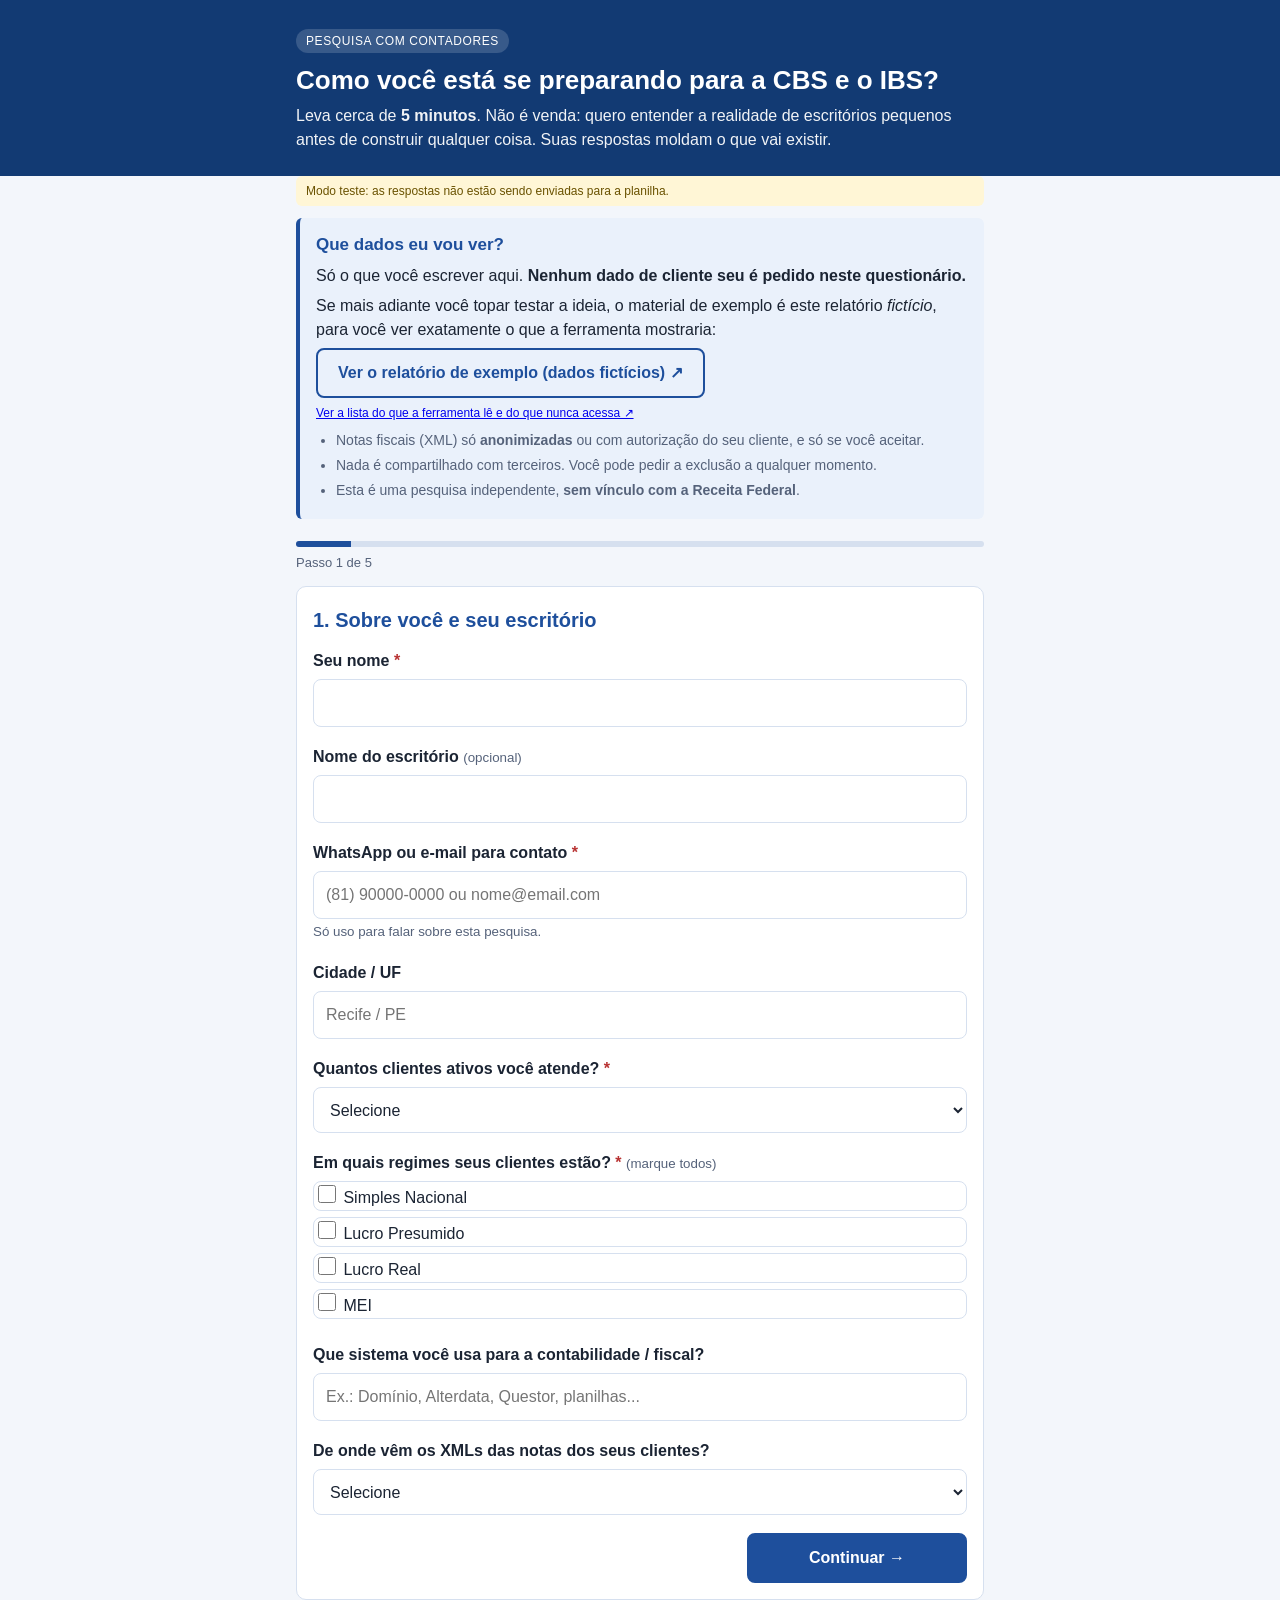
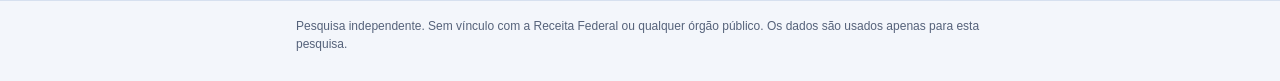
<file: index.html>
<!doctype html>
<html lang="pt-BR">
<head>
<meta charset="utf-8">
<meta name="viewport" content="width=device-width, initial-scale=1">
<meta name="robots" content="noindex">
<title>Conversa rápida sobre a Reforma Tributária</title>
<meta name="description" content="Questionário de 5 minutos para contadores sobre a preparação para a CBS e o IBS.">
<link rel="stylesheet" href="css/style.css">
</head>
<body>

<header class="topo">
  <div class="wrap">
    <span class="selo">Pesquisa com contadores</span>
    <h1>Como você está se preparando para a CBS e o IBS?</h1>
    <p class="lead">Leva cerca de <strong>5 minutos</strong>. Não é venda: quero entender a realidade de escritórios pequenos antes de construir qualquer coisa. Suas respostas moldam o que vai existir.</p>
  </div>
</header>

<main class="wrap">

  <aside class="caixa-dados" id="dados">
    <h2>Que dados eu vou ver?</h2>
    <p>Só o que você escrever aqui. <strong>Nenhum dado de cliente seu é pedido neste questionário.</strong></p>
    <p>Se mais adiante você topar testar a ideia, o material de exemplo é este relatório <em>fictício</em>, para você ver exatamente o que a ferramenta mostraria:</p>
    <p><a class="btn btn-sec" href="exemplo-relatorio.html" target="_blank" rel="noopener">Ver o relatório de exemplo (dados fictícios) ↗</a></p>
    <p class="peq"><a href="exemplo-relatorio.html#dados-acesso" target="_blank" rel="noopener">Ver a lista do que a ferramenta lê e do que nunca acessa ↗</a></p>
    <ul class="lista">
      <li>Notas fiscais (XML) só <strong>anonimizadas</strong> ou com autorização do seu cliente, e só se você aceitar.</li>
      <li>Nada é compartilhado com terceiros. Você pode pedir a exclusão a qualquer momento.</li>
      <li>Esta é uma pesquisa independente, <strong>sem vínculo com a Receita Federal</strong>.</li>
    </ul>
  </aside>

  <div class="progresso" aria-hidden="true"><div id="barra"></div></div>
  <p class="passo-info" id="passoInfo" aria-live="polite"></p>

  <form id="form" novalidate autocomplete="on">

    <!-- Honeypot anti-robô: pessoas não veem nem preenchem -->
    <div class="hp" aria-hidden="true">
      <label>Deixe em branco <input type="text" name="site" tabindex="-1" autocomplete="off"></label>
    </div>

    <!-- PASSO 1 -->
    <section class="passo" data-passo="1">
      <h2>1. Sobre você e seu escritório</h2>

      <div class="campo">
        <label for="nome">Seu nome <span class="obr">*</span></label>
        <input id="nome" name="nome" type="text" required autocomplete="name">
      </div>
      <div class="campo">
        <label for="escritorio">Nome do escritório <small>(opcional)</small></label>
        <input id="escritorio" name="escritorio" type="text" autocomplete="organization">
      </div>
      <div class="campo">
        <label for="contato">WhatsApp ou e-mail para contato <span class="obr">*</span></label>
        <input id="contato" name="contato" type="text" required autocomplete="off" placeholder="(81) 90000-0000 ou nome@email.com">
        <small>Só uso para falar sobre esta pesquisa.</small>
      </div>
      <div class="campo">
        <label for="cidade_uf">Cidade / UF</label>
        <input id="cidade_uf" name="cidade_uf" type="text" placeholder="Recife / PE">
      </div>
      <div class="campo">
        <label for="qtd_clientes">Quantos clientes ativos você atende? <span class="obr">*</span></label>
        <select id="qtd_clientes" name="qtd_clientes" required>
          <option value="">Selecione</option>
          <option>Até 10</option>
          <option>11 a 40</option>
          <option>41 a 100</option>
          <option>Mais de 100</option>
        </select>
      </div>
      <fieldset class="campo">
        <legend>Em quais regimes seus clientes estão? <span class="obr">*</span> <small>(marque todos)</small></legend>
        <label class="op"><input type="checkbox" name="regimes" value="Simples Nacional"> Simples Nacional</label>
        <label class="op"><input type="checkbox" name="regimes" value="Lucro Presumido"> Lucro Presumido</label>
        <label class="op"><input type="checkbox" name="regimes" value="Lucro Real"> Lucro Real</label>
        <label class="op"><input type="checkbox" name="regimes" value="MEI"> MEI</label>
      </fieldset>
      <div class="campo">
        <label for="sistema">Que sistema você usa para a contabilidade / fiscal?</label>
        <input id="sistema" name="sistema" type="text" placeholder="Ex.: Domínio, Alterdata, Questor, planilhas...">
      </div>
      <div class="campo">
        <label for="origem_xml">De onde vêm os XMLs das notas dos seus clientes?</label>
        <select id="origem_xml" name="origem_xml">
          <option value="">Selecione</option>
          <option>O cliente me envia</option>
          <option>Baixo do portal da SEFAZ / prefeitura</option>
          <option>Provedor de download de notas</option>
          <option>Direto do sistema do cliente (integração)</option>
          <option>Não trabalho com XML hoje</option>
          <option>Outro</option>
        </select>
      </div>
    </section>

    <!-- PASSO 2 -->
    <section class="passo" data-passo="2" hidden>
      <h2>2. Como está a preparação</h2>

      <fieldset class="campo">
        <legend>Qual a urgência da reforma para o seu escritório hoje? <span class="obr">*</span></legend>
        <div class="escala" role="radiogroup">
          <label><input type="radio" name="urgencia" value="1"><span>1</span></label>
          <label><input type="radio" name="urgencia" value="2"><span>2</span></label>
          <label><input type="radio" name="urgencia" value="3"><span>3</span></label>
          <label><input type="radio" name="urgencia" value="4"><span>4</span></label>
          <label><input type="radio" name="urgencia" value="5"><span>5</span></label>
        </div>
        <div class="escala-leg"><span>1 = ainda é cedo</span><span>5 = já tenho cliente cobrando</span></div>
      </fieldset>

      <div class="campo">
        <label for="ja_fez">O que você já fez para se preparar?</label>
        <textarea id="ja_fez" name="ja_fez" rows="3" placeholder="Cursos, testes, reuniões com clientes, nada ainda..."></textarea>
      </div>

      <fieldset class="campo">
        <legend>O que mais te preocupa? <small>(marque até 3)</small></legend>
        <label class="op"><input type="checkbox" name="preocupacoes" value="Cadastro de produtos (NCM, classificação)"> Cadastro de produtos (NCM, classificação)</label>
        <label class="op"><input type="checkbox" name="preocupacoes" value="Emissão das notas no sistema do cliente"> Emissão das notas no sistema do cliente</label>
        <label class="op"><input type="checkbox" name="preocupacoes" value="Créditos de CBS/IBS"> Créditos de CBS/IBS</label>
        <label class="op"><input type="checkbox" name="preocupacoes" value="Impacto no preço e na carga do cliente"> Impacto no preço e na carga do cliente</label>
        <label class="op"><input type="checkbox" name="preocupacoes" value="Mudança constante das regras"> Mudança constante das regras</label>
        <label class="op"><input type="checkbox" name="preocupacoes" value="Tempo da minha equipe"> Tempo da minha equipe</label>
        <label class="op"><input type="checkbox" name="preocupacoes" value="Outro"> Outro</label>
      </fieldset>

      <fieldset class="campo">
        <legend>Algum cliente já perguntou o que muda para ele?</legend>
        <label class="op"><input type="radio" name="clientes_perguntaram" value="Sim, vários"> Sim, vários</label>
        <label class="op"><input type="radio" name="clientes_perguntaram" value="Alguns"> Alguns</label>
        <label class="op"><input type="radio" name="clientes_perguntaram" value="Nenhum ainda"> Nenhum ainda</label>
      </fieldset>

      <fieldset class="campo">
        <legend>Você já usou o simulador/calculadora da Receita Federal?</legend>
        <label class="op"><input type="radio" name="usou_simulador" value="Sim"> Sim</label>
        <label class="op"><input type="radio" name="usou_simulador" value="Não"> Não</label>
      </fieldset>
      <div class="campo">
        <label for="simulador_opiniao">Se sim: o que achou? Resolve para você?</label>
        <textarea id="simulador_opiniao" name="simulador_opiniao" rows="2"></textarea>
      </div>
    </section>

    <!-- PASSO 3 -->
    <section class="passo" data-passo="3" hidden>
      <h2>3. Uma ideia para você avaliar</h2>
      <div class="ideia">
        <p>Imagine uma ferramenta em que você <strong>sobe as notas dos seus clientes</strong> e ela mostra, por cliente: quais cadastros de produto estão com problema, o que precisa ser corrigido e o impacto estimado da reforma. O resultado sai em um <strong>relatório com a marca do seu escritório</strong>, que você pode entregar ao cliente.</p>
        <p><a class="btn btn-sec" href="exemplo-relatorio.html" target="_blank" rel="noopener">Abrir o relatório de exemplo (dados fictícios) ↗</a></p>
        <p class="peq">Os números do exemplo são inventados, só para mostrar o formato.</p>
      </div>

      <fieldset class="campo">
        <legend>Depois de ver o exemplo: o quanto isso seria útil na sua rotina? <span class="obr">*</span></legend>
        <div class="escala" role="radiogroup">
          <label><input type="radio" name="reacao_relatorio" value="1"><span>1</span></label>
          <label><input type="radio" name="reacao_relatorio" value="2"><span>2</span></label>
          <label><input type="radio" name="reacao_relatorio" value="3"><span>3</span></label>
          <label><input type="radio" name="reacao_relatorio" value="4"><span>4</span></label>
          <label><input type="radio" name="reacao_relatorio" value="5"><span>5</span></label>
        </div>
        <div class="escala-leg"><span>1 = indiferente</span><span>5 = quero isso agora</span></div>
      </fieldset>

      <div class="campo">
        <label for="utilidade_relatorio">O que você faria com um relatório assim? O que faltou nele?</label>
        <textarea id="utilidade_relatorio" name="utilidade_relatorio" rows="3"></textarea>
      </div>

      <fieldset class="campo">
        <legend>Você pretende cobrar dos clientes por um trabalho de adaptação à reforma?</legend>
        <label class="op"><input type="radio" name="cobrar_consultoria" value="Sim"> Sim</label>
        <label class="op"><input type="radio" name="cobrar_consultoria" value="Talvez"> Talvez</label>
        <label class="op"><input type="radio" name="cobrar_consultoria" value="Não"> Não, faz parte do serviço atual</label>
      </fieldset>
    </section>

    <!-- PASSO 4 -->
    <section class="passo" data-passo="4" hidden>
      <h2>4. Valor</h2>
      <p class="apoio">Ainda não existe preço definido. Sua resposta sincera é o que vai defini-lo.</p>

      <fieldset class="campo">
        <legend>Por uma ferramenta assim, que faixa mensal faria sentido para o seu escritório? <span class="obr">*</span></legend>
        <label class="op"><input type="radio" name="preco_faz_sentido" value="Até R$ 99"> Até R$ 99</label>
        <label class="op"><input type="radio" name="preco_faz_sentido" value="R$ 100 a R$ 250"> R$ 100 a R$ 250</label>
        <label class="op"><input type="radio" name="preco_faz_sentido" value="R$ 251 a R$ 450"> R$ 251 a R$ 450</label>
        <label class="op"><input type="radio" name="preco_faz_sentido" value="Acima de R$ 450"> Acima de R$ 450</label>
        <label class="op"><input type="radio" name="preco_faz_sentido" value="Não pagaria"> Não pagaria por isso</label>
      </fieldset>

      <div class="campo">
        <label for="preco_caro">A partir de que valor mensal ficaria caro demais? <small>(em R$)</small></label>
        <input id="preco_caro" name="preco_caro" type="text" inputmode="numeric" placeholder="Ex.: 300">
      </div>

      <fieldset class="campo">
        <legend>Se estivesse pronta hoje, você assinaria? <span class="obr">*</span></legend>
        <label class="op"><input type="radio" name="assinaria" value="Sim"> Sim</label>
        <label class="op"><input type="radio" name="assinaria" value="Talvez"> Talvez</label>
        <label class="op"><input type="radio" name="assinaria" value="Não"> Não</label>
      </fieldset>
    </section>

    <!-- PASSO 5 -->
    <section class="passo" data-passo="5" hidden>
      <h2>5. Próximos passos</h2>

      <fieldset class="campo">
        <legend>Você toparia ser um dos primeiros a testar, com acesso antecipado e preço de fundador? <span class="obr">*</span></legend>
        <label class="op"><input type="radio" name="aceita_piloto" value="Sim"> Sim</label>
        <label class="op"><input type="radio" name="aceita_piloto" value="Talvez"> Talvez, quero saber mais</label>
        <label class="op"><input type="radio" name="aceita_piloto" value="Não"> Não por enquanto</label>
      </fieldset>

      <fieldset class="campo">
        <legend>Aceitaria enviar algumas notas (XML) de um cliente para um diagnóstico gratuito?</legend>
        <label class="op"><input type="radio" name="aceita_enviar_xml" value="Sim, anonimizadas"> Sim, anonimizadas (sem CNPJ e nomes)</label>
        <label class="op"><input type="radio" name="aceita_enviar_xml" value="Sim, com termo"> Sim, com um termo de confidencialidade</label>
        <label class="op"><input type="radio" name="aceita_enviar_xml" value="Não"> Não</label>
      </fieldset>

      <div class="campo">
        <label for="melhor_horario">Melhor dia e horário para uma conversa de 15 minutos, se quiser</label>
        <input id="melhor_horario" name="melhor_horario" type="text" placeholder="Ex.: terça à tarde">
      </div>

      <div class="campo">
        <label for="comentarios">Algo mais que eu deveria saber?</label>
        <textarea id="comentarios" name="comentarios" rows="3"></textarea>
      </div>

      <div class="campo consent">
        <label class="op">
          <input type="checkbox" id="consentimento" name="consentimento" value="Sim" required>
          <span>Concordo em ter minhas respostas e meu contato guardados para esta pesquisa, conforme a LGPD. Posso pedir a exclusão quando quiser. <span class="obr">*</span></span>
        </label>
      </div>
    </section>

    <p class="erro" id="erro" role="alert" hidden></p>

    <div class="nav">
      <button type="button" class="btn btn-sec" id="voltar" hidden>← Voltar</button>
      <button type="button" class="btn" id="avancar">Continuar →</button>
      <button type="submit" class="btn" id="enviar" hidden>Enviar respostas</button>
    </div>
  </form>

  <section class="obrigado" id="obrigado" hidden>
    <div class="check">✓</div>
    <h2>Obrigado!</h2>
    <p>Suas respostas foram registradas. Vou ler com atenção e, se você deixou contato, retorno em breve.</p>
    <p><a class="btn btn-sec" href="exemplo-relatorio.html" target="_blank" rel="noopener">Rever o relatório de exemplo ↗</a></p>
  </section>

</main>

<footer class="rodape">
  <div class="wrap">
    Pesquisa independente. Sem vínculo com a Receita Federal ou qualquer órgão público. Os dados são usados apenas para esta pesquisa.
  </div>
</footer>

<script src="js/config.js"></script>
<script src="js/app.js"></script>
</body>
</html>
</file>
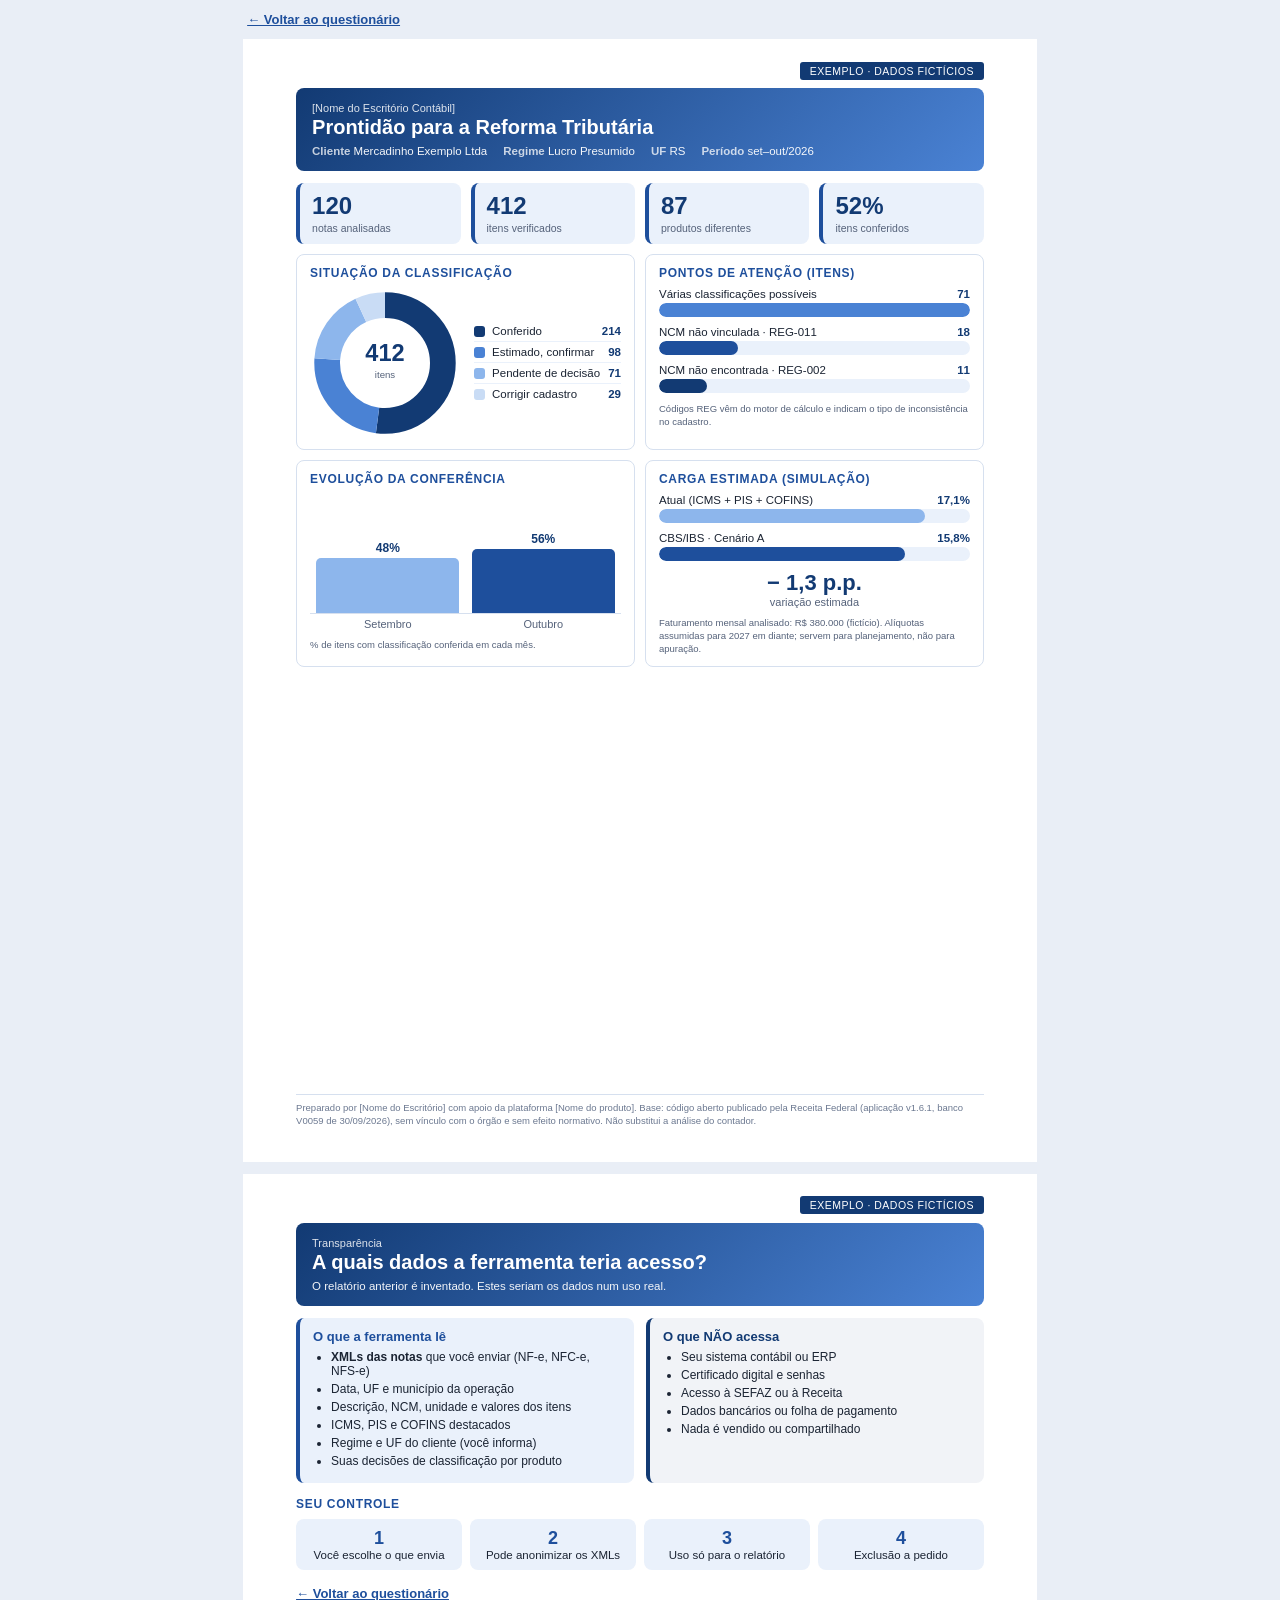
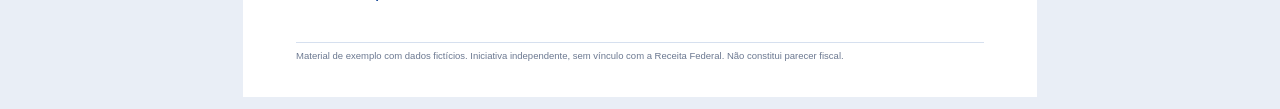
<file: exemplo-relatorio.html>
<!doctype html>
<html lang="pt-BR">
<head>
<meta charset="utf-8">
<meta name="viewport" content="width=device-width, initial-scale=1">
<meta name="robots" content="noindex">
<title>Relatório de Prontidão — Exemplo</title>
<style>
  :root {
    --a1:#123a73; --a2:#1e4f9c; --a3:#4a82d4; --a4:#8db6ec; --a5:#c9dcf5; --a6:#eaf1fb;
    --texto:#1b2433; --suave:#55627a; --linha:#d6e0ef;
  }
  * { box-sizing: border-box; }
  body { font-family: Segoe UI, Arial, sans-serif; color:var(--texto); margin:0; background:#e9eef6; }
  .nav-topo { max-width:210mm; margin:12px auto 0; padding:0 4px; font-size:13px; }
  .nav-topo a { color:var(--a2); font-weight:600; }
  .pagina { width:210mm; min-height:297mm; margin:12px auto; background:#fff; padding:13mm 14mm 22mm; position:relative; }
  .selo { position:absolute; top:6mm; right:14mm; font-size:10.5px; color:#fff; background:var(--a1); padding:3px 10px; border-radius:3px; letter-spacing:.5px; }

  header { background:linear-gradient(135deg,var(--a1),var(--a3)); color:#fff; border-radius:8px; padding:14px 16px; margin-bottom:12px; }
  header .esc { font-size:11px; opacity:.85; }
  header h1 { margin:2px 0 6px; font-size:20px; }
  header .meta { display:flex; flex-wrap:wrap; gap:4px 16px; font-size:11.5px; opacity:.95; }
  header .meta b { font-weight:600; opacity:.8; }

  h2 { font-size:12px; text-transform:uppercase; letter-spacing:.7px; color:var(--a2); margin:0 0 8px; }
  .caixa { border:1px solid var(--linha); border-radius:8px; padding:11px 13px; }
  .grade { display:grid; gap:10px; }
  .g4 { grid-template-columns:repeat(4,1fr); }
  .g2 { grid-template-columns:1fr 1fr; }
  .mt { margin-top:10px; }

  .kpi { background:var(--a6); border-radius:8px; padding:10px 12px; border-left:4px solid var(--a2); }
  .kpi .n { font-size:24px; font-weight:700; color:var(--a1); line-height:1.1; }
  .kpi .l { font-size:10.5px; color:var(--suave); margin-top:2px; }

  /* rosca */
  .rosca-wrap { display:flex; align-items:center; gap:14px; }
  .rosca { width:150px; height:150px; flex:none; }
  .rosca text { font-family:inherit; }
  .leg { list-style:none; margin:0; padding:0; font-size:11.5px; width:100%; }
  .leg li { display:flex; align-items:center; gap:7px; padding:4px 0; border-bottom:1px solid var(--a6); }
  .leg li:last-child { border:0; }
  .leg i { width:11px; height:11px; border-radius:3px; flex:none; }
  .leg b { margin-left:auto; color:var(--a1); }

  /* barras horizontais */
  .hb { margin-bottom:9px; font-size:11.5px; }
  .hb .rot { display:flex; justify-content:space-between; margin-bottom:3px; }
  .hb .rot b { color:var(--a1); }
  .hb .trilho { height:14px; background:var(--a6); border-radius:7px; overflow:hidden; }
  .hb .fill { height:100%; border-radius:7px; }

  /* colunas */
  .cols { display:flex; align-items:flex-end; justify-content:space-around; height:120px; padding-top:6px; border-bottom:1px solid var(--linha); }
  .col { display:flex; flex-direction:column; align-items:center; justify-content:flex-end; width:46%; height:100%; }
  .col .v { font-size:12px; font-weight:700; color:var(--a1); margin-bottom:3px; }
  .col .b { width:100%; border-radius:5px 5px 0 0; }
  .cols-rot { display:flex; justify-content:space-around; font-size:11px; color:var(--suave); margin-top:4px; }
  .cols-rot span { width:46%; text-align:center; }

  .var { text-align:center; margin-top:8px; font-size:11px; color:var(--suave); }
  .var b { display:block; font-size:22px; color:var(--a1); }

  .fonte { font-size:9.5px; color:var(--suave); margin-top:8px; line-height:1.4; }
  .rodape { position:absolute; left:14mm; right:14mm; bottom:9mm; font-size:9.5px; color:#6b7890; border-top:1px solid var(--linha); padding-top:6px; line-height:1.4; }

  /* página 2 */
  .pagina2 { min-height:auto; padding-bottom:22mm; }
  .acesso { display:grid; grid-template-columns:1fr 1fr; gap:12px; }
  .acesso > div { border-radius:8px; padding:11px 13px; font-size:12px; }
  .acesso h3 { margin:0 0 6px; font-size:13px; }
  .acesso ul { margin:0; padding-left:18px; }
  .acesso li { margin-bottom:4px; }
  .sim { background:var(--a6); border-left:4px solid var(--a2); } .sim h3 { color:var(--a2); }
  .nao { background:#f1f3f7; border-left:4px solid var(--a1); } .nao h3 { color:var(--a1); }
  .passos { display:grid; grid-template-columns:repeat(4,1fr); gap:8px; margin-top:6px; }
  .passos div { background:var(--a6); border-radius:8px; padding:9px; font-size:11.5px; text-align:center; }
  .passos b { display:block; font-size:18px; color:var(--a2); }

  @media (max-width:800px) {
    .pagina { width:auto; padding:14px 14px 20px; }
    .g4 { grid-template-columns:repeat(2,1fr); } .g2, .acesso { grid-template-columns:1fr; }
    .passos { grid-template-columns:1fr 1fr; }
    .rodape { position:static; margin-top:14px; } .selo { position:static; display:inline-block; margin-bottom:8px; }
    .rosca-wrap { flex-direction:column; align-items:stretch; } .rosca { align-self:center; }
  }
  @media print { .nav-topo { display:none; } body { background:#fff; } .pagina { margin:0; } @page { size:A4; margin:0; } }
</style>
</head>
<body>
<div class="nav-topo"><a href="index.html">← Voltar ao questionário</a></div>

<div class="pagina">
  <span class="selo">EXEMPLO · DADOS FICTÍCIOS</span>
  <header>
    <div class="esc">[Nome do Escritório Contábil]</div>
    <h1>Prontidão para a Reforma Tributária</h1>
    <div class="meta">
      <span><b>Cliente</b> Mercadinho Exemplo Ltda</span>
      <span><b>Regime</b> Lucro Presumido</span>
      <span><b>UF</b> RS</span>
      <span><b>Período</b> set–out/2026</span>
    </div>
  </header>

  <div class="grade g4">
    <div class="kpi"><div class="n">120</div><div class="l">notas analisadas</div></div>
    <div class="kpi"><div class="n">412</div><div class="l">itens verificados</div></div>
    <div class="kpi"><div class="n">87</div><div class="l">produtos diferentes</div></div>
    <div class="kpi"><div class="n">52%</div><div class="l">itens conferidos</div></div>
  </div>

  <div class="grade g2 mt">
    <div class="caixa">
      <h2>Situação da classificação</h2>
      <div class="rosca-wrap">
        <svg class="rosca" viewBox="0 0 140 140" role="img" aria-label="Rosca: 52% conferido, 24% estimado, 17% pendente, 7% corrigir cadastro">
          <g transform="rotate(-90 70 70)" fill="none" stroke-width="24">
            <circle cx="70" cy="70" r="54" stroke="#123a73" stroke-dasharray="176.4 339.3" stroke-dashoffset="0"/>
            <circle cx="70" cy="70" r="54" stroke="#4a82d4" stroke-dasharray="81.4 339.3" stroke-dashoffset="-176.4"/>
            <circle cx="70" cy="70" r="54" stroke="#8db6ec" stroke-dasharray="57.7 339.3" stroke-dashoffset="-257.8"/>
            <circle cx="70" cy="70" r="54" stroke="#c9dcf5" stroke-dasharray="23.8 339.3" stroke-dashoffset="-315.5"/>
          </g>
          <text x="70" y="68" text-anchor="middle" font-size="22" font-weight="700" fill="#123a73">412</text>
          <text x="70" y="84" text-anchor="middle" font-size="9" fill="#55627a">itens</text>
        </svg>
        <ul class="leg">
          <li><i style="background:#123a73"></i>Conferido<b>214</b></li>
          <li><i style="background:#4a82d4"></i>Estimado, confirmar<b>98</b></li>
          <li><i style="background:#8db6ec"></i>Pendente de decisão<b>71</b></li>
          <li><i style="background:#c9dcf5"></i>Corrigir cadastro<b>29</b></li>
        </ul>
      </div>
    </div>

    <div class="caixa">
      <h2>Pontos de atenção (itens)</h2>
      <div class="hb"><div class="rot"><span>Várias classificações possíveis</span><b>71</b></div><div class="trilho"><div class="fill" style="width:100%;background:#4a82d4"></div></div></div>
      <div class="hb"><div class="rot"><span>NCM não vinculada · REG-011</span><b>18</b></div><div class="trilho"><div class="fill" style="width:25.4%;background:#1e4f9c"></div></div></div>
      <div class="hb"><div class="rot"><span>NCM não encontrada · REG-002</span><b>11</b></div><div class="trilho"><div class="fill" style="width:15.5%;background:#123a73"></div></div></div>
      <div class="fonte">Códigos REG vêm do motor de cálculo e indicam o tipo de inconsistência no cadastro.</div>
    </div>
  </div>

  <div class="grade g2 mt">
    <div class="caixa">
      <h2>Evolução da conferência</h2>
      <div class="cols">
        <div class="col"><div class="v">48%</div><div class="b" style="height:48%;background:#8db6ec"></div></div>
        <div class="col"><div class="v">56%</div><div class="b" style="height:56%;background:#1e4f9c"></div></div>
      </div>
      <div class="cols-rot"><span>Setembro</span><span>Outubro</span></div>
      <div class="fonte">% de itens com classificação conferida em cada mês.</div>
    </div>

    <div class="caixa">
      <h2>Carga estimada (simulação)</h2>
      <div class="hb"><div class="rot"><span>Atual (ICMS + PIS + COFINS)</span><b>17,1%</b></div><div class="trilho"><div class="fill" style="width:85.5%;background:#8db6ec"></div></div></div>
      <div class="hb"><div class="rot"><span>CBS/IBS · Cenário A</span><b>15,8%</b></div><div class="trilho"><div class="fill" style="width:79%;background:#1e4f9c"></div></div></div>
      <div class="var"><b>− 1,3 p.p.</b>variação estimada</div>
      <div class="fonte">Faturamento mensal analisado: R$ 380.000 (fictício). Alíquotas assumidas para 2027 em diante; servem para planejamento, não para apuração.</div>
    </div>
  </div>

  <div class="rodape">
    Preparado por [Nome do Escritório] com apoio da plataforma [Nome do produto]. Base: código aberto publicado pela Receita Federal (aplicação v1.6.1, banco V0059 de 30/09/2026), sem vínculo com o órgão e sem efeito normativo. Não substitui a análise do contador.
  </div>
</div>

<div class="pagina pagina2" id="dados-acesso">
  <span class="selo">EXEMPLO · DADOS FICTÍCIOS</span>
  <header>
    <div class="esc">Transparência</div>
    <h1>A quais dados a ferramenta teria acesso?</h1>
    <div class="meta"><span>O relatório anterior é inventado. Estes seriam os dados num uso real.</span></div>
  </header>

  <div class="acesso">
    <div class="sim">
      <h3>O que a ferramenta lê</h3>
      <ul>
        <li><b>XMLs das notas</b> que você enviar (NF-e, NFC-e, NFS-e)</li>
        <li>Data, UF e município da operação</li>
        <li>Descrição, NCM, unidade e valores dos itens</li>
        <li>ICMS, PIS e COFINS destacados</li>
        <li>Regime e UF do cliente (você informa)</li>
        <li>Suas decisões de classificação por produto</li>
      </ul>
    </div>
    <div class="nao">
      <h3>O que NÃO acessa</h3>
      <ul>
        <li>Seu sistema contábil ou ERP</li>
        <li>Certificado digital e senhas</li>
        <li>Acesso à SEFAZ ou à Receita</li>
        <li>Dados bancários ou folha de pagamento</li>
        <li>Nada é vendido ou compartilhado</li>
      </ul>
    </div>
  </div>

  <h2 style="margin-top:14px">Seu controle</h2>
  <div class="passos">
    <div><b>1</b>Você escolhe o que envia</div>
    <div><b>2</b>Pode anonimizar os XMLs</div>
    <div><b>3</b>Uso só para o relatório</div>
    <div><b>4</b>Exclusão a pedido</div>
  </div>

  <p style="margin-top:16px;font-size:13px"><a href="index.html" style="color:var(--a2);font-weight:600">← Voltar ao questionário</a></p>

  <div class="rodape">
    Material de exemplo com dados fictícios. Iniciativa independente, sem vínculo com a Receita Federal. Não constitui parecer fiscal.
  </div>
</div>
</body>
</html>
</file>
<file: css/style.css>
:root {
  --azul: #1e4f9c;
  --azul-esc: #123a73;
  --bg: #f3f6fb;
  --card: #ffffff;
  --texto: #1b2433;
  --suave: #55627a;
  --linha: #d6e0ef;
  --claro: #eaf1fb;
  --ok: #2e7d4f;
  --erro: #b83232;
  --foco: #1d6fd1;
}
@media (prefers-color-scheme: dark) {
  :root {
    --bg: #0f1624;
    --card: #172033;
    --texto: #e8eefb;
    --suave: #9fb0cc;
    --linha: #2a3a56;
    --claro: #1d2a42;
    --azul: #6ea8ff;
    --azul-esc: #9cc3ff;
  }
}

* { box-sizing: border-box; }
html { -webkit-text-size-adjust: 100%; }
body {
  margin: 0;
  background: var(--bg);
  color: var(--texto);
  font-family: -apple-system, "Segoe UI", Roboto, Arial, sans-serif;
  font-size: 16px;
  line-height: 1.5;
}
.wrap { max-width: 720px; margin: 0 auto; padding: 0 16px; }

.topo { background: var(--azul-esc); color: #fff; padding: 28px 0 24px; }
@media (prefers-color-scheme: dark) { .topo { background: #0c2347; } }
.selo { display: inline-block; font-size: 12px; letter-spacing: .6px; text-transform: uppercase; background: rgba(255,255,255,.16); padding: 3px 10px; border-radius: 12px; }
.topo h1 { font-size: 26px; line-height: 1.2; margin: 12px 0 8px; }
.lead { margin: 0; opacity: .94; }

main { padding-top: 20px; padding-bottom: 40px; }

.caixa-dados { background: var(--claro); border-left: 4px solid var(--azul); border-radius: 6px; padding: 14px 16px; margin-bottom: 22px; }
.caixa-dados h2 { margin: 0 0 6px; font-size: 17px; color: var(--azul); }
.caixa-dados p { margin: 6px 0; }
.lista { margin: 8px 0 0; padding-left: 20px; font-size: 14px; color: var(--suave); }
.lista li { margin-bottom: 4px; }

.progresso { height: 6px; background: var(--linha); border-radius: 3px; overflow: hidden; }
#barra { height: 100%; width: 0; background: var(--azul); transition: width .25s ease; }
.passo-info { font-size: 13px; color: var(--suave); margin: 6px 0 14px; }

form { background: var(--card); border: 1px solid var(--linha); border-radius: 10px; padding: 18px 16px 16px; }
.passo h2 { font-size: 20px; color: var(--azul); margin: 0 0 14px; }
.apoio { margin: -6px 0 14px; color: var(--suave); font-size: 14px; }

.campo { margin: 0 0 18px; border: 0; padding: 0; min-width: 0; }
.campo > label, .campo > legend { display: block; font-weight: 600; margin-bottom: 6px; padding: 0; }
.campo small { font-weight: 400; color: var(--suave); }
.obr { color: var(--erro); }

input[type=text], select, textarea {
  width: 100%;
  font: inherit;
  color: var(--texto);
  background: var(--card);
  border: 1px solid var(--linha);
  border-radius: 8px;
  padding: 11px 12px;
  min-height: 46px;
}
textarea { resize: vertical; }
input:focus-visible, select:focus-visible, textarea:focus-visible, .btn:focus-visible,
.escala input:focus-visible + span, .op input:focus-visible {
  outline: 3px solid var(--foco);
  outline-offset: 2px;
}
.campo.invalido input[type=text], .campo.invalido select, .campo.invalido textarea { border-color: var(--erro); }
.campo.invalido > legend, .campo.invalido > label:first-child { color: var(--erro); }

.op { display: flex; align-items: flex-start; gap: 10px; padding: 9px 10px; border: 1px solid var(--linha); border-radius: 8px; margin-bottom: 6px; font-weight: 400 !important; cursor: pointer; }
.op input { margin-top: 3px; width: 18px; height: 18px; flex: none; accent-color: var(--azul); }
.op:has(input:checked) { border-color: var(--azul); background: var(--claro); }

.escala { display: grid; grid-template-columns: repeat(5, 1fr); gap: 8px; }
.escala label { margin: 0 !important; font-weight: 400 !important; }
.escala input { position: absolute; opacity: 0; }
.escala span { display: flex; align-items: center; justify-content: center; height: 48px; border: 1px solid var(--linha); border-radius: 8px; font-weight: 700; cursor: pointer; background: var(--card); }
.escala input:checked + span { background: var(--azul); color: #fff; border-color: var(--azul); }
.escala-leg { display: flex; justify-content: space-between; font-size: 12px; color: var(--suave); margin-top: 4px; }

.ideia { background: var(--claro); border-radius: 8px; padding: 12px 14px; margin-bottom: 18px; }
.ideia p { margin: 6px 0; }
.peq { font-size: 12px; color: var(--suave); }

.consent { margin-top: 6px; }

.btn {
  font: inherit; font-weight: 600; cursor: pointer; text-decoration: none; display: inline-block;
  background: var(--azul); color: #fff; border: 2px solid var(--azul); border-radius: 8px; padding: 11px 20px; min-height: 46px;
}
@media (prefers-color-scheme: dark) { .btn { color: #0b1220; } }
.btn:hover { filter: brightness(1.08); }
.btn[disabled] { opacity: .6; cursor: wait; }
.btn-sec { background: transparent; color: var(--azul); }
@media (prefers-color-scheme: dark) { .btn-sec { color: var(--azul); } }

.nav { display: flex; justify-content: space-between; gap: 10px; margin-top: 8px; }
.nav .btn { flex: 1; max-width: 220px; }
.nav #avancar, .nav #enviar { margin-left: auto; }

.erro { background: #fbeaea; color: #8a1f1f; border: 1px solid #e8b9b9; border-radius: 8px; padding: 10px 12px; margin: 0 0 12px; font-size: 14px; }
@media (prefers-color-scheme: dark) { .erro { background: #3a1d1d; color: #ffb4b4; border-color: #6d2d2d; } }

.hp { position: absolute; left: -9999px; width: 1px; height: 1px; overflow: hidden; }

.obrigado { text-align: center; background: var(--card); border: 1px solid var(--linha); border-radius: 10px; padding: 32px 18px; }
.check { width: 60px; height: 60px; margin: 0 auto 10px; border-radius: 50%; background: var(--ok); color: #fff; font-size: 34px; line-height: 60px; }

.rodape { border-top: 1px solid var(--linha); padding: 16px 0 28px; font-size: 12px; color: var(--suave); }

[hidden] { display: none !important; }

@media (max-width: 480px) {
  .topo h1 { font-size: 22px; }
  .nav .btn { max-width: none; }
}
@media (prefers-reduced-motion: reduce) { #barra { transition: none; } }
</file>
